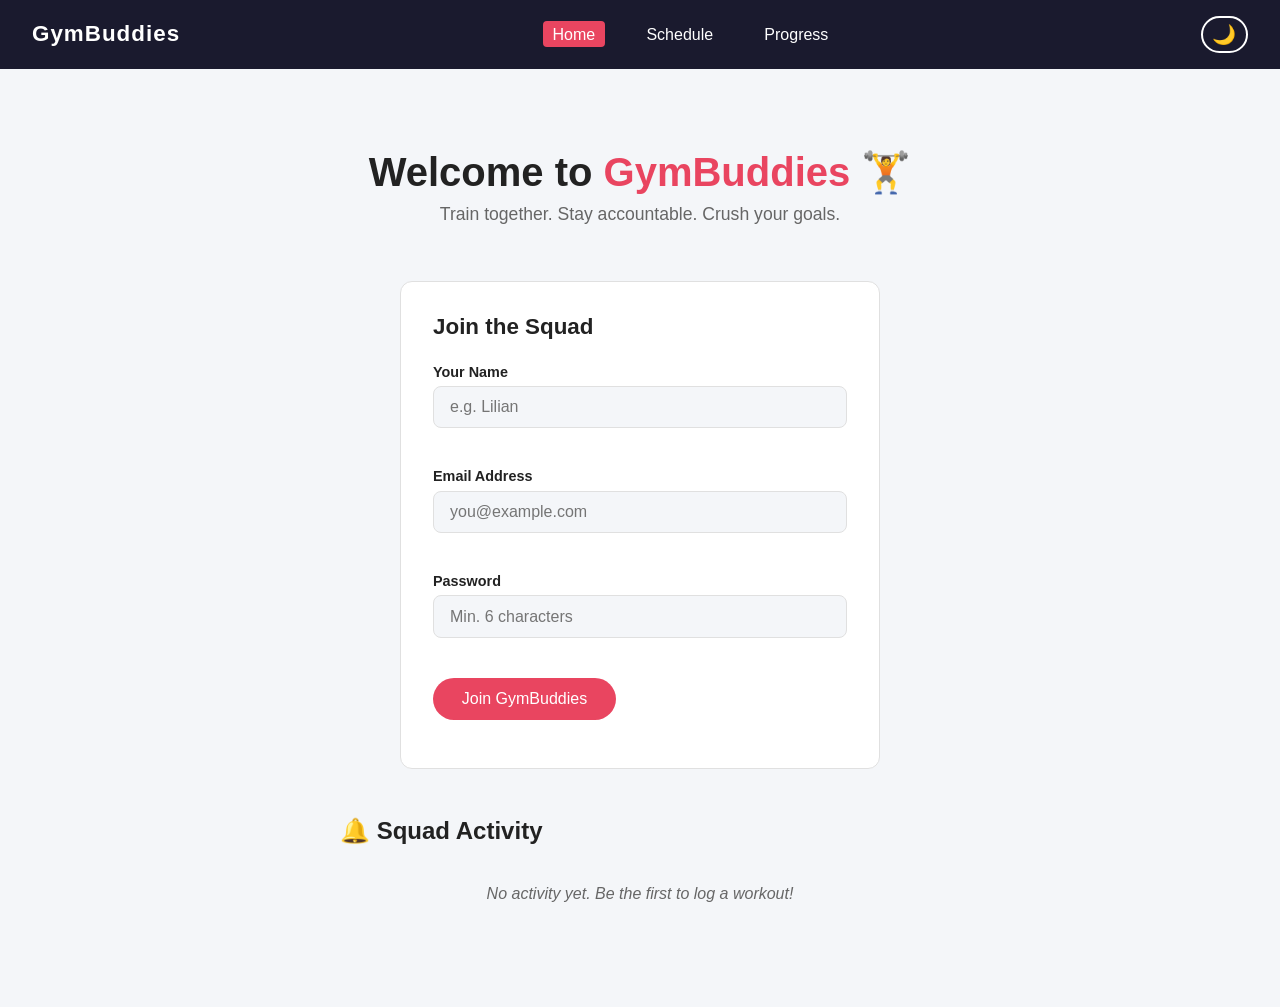
<file: index.html>
<!DOCTYPE html>
<html lang="en">
<head>
    <meta charset="UTF-8">
    <meta name="viewport" content="width=device-width, initial-scale=1.0">
    <title>GymBuddies</title>
    <link rel="stylesheet" href="css/style.css">
</head>
<body>

    <nav class="navbar">
        <div class="logo">
            <span class="logo-text">GymBuddies</span>
        </div>
        <ul class="nav-links">
            <li><a href="index.html" class="active">Home</a></li>
            <li><a href="schedule.html">Schedule</a></li>
            <li><a href="calendar.html">Progress</a></li>
        </ul>
        <button type="button" id="themeToggle" class="theme-btn">🌙</button>
        </nav>

    <main>

                <section class="hero">
                    <h1>Welcome to <span class="highlight">GymBuddies</span> 🏋️ </h1>
                    <p>Train together. Stay accountable. Crush your goals.</p>
                </section>

                <section class="signup-section">
                    <h2>Join the Squad</h2>
                    <form id="signupForm">
                        <div class="form-group">
                            <label for="name">Your Name</label>
                            <input type="text" id="name" placeholder="e.g. Lilian" autocomplete="name" >
                            <span class="error-msg" id="nameError"></span>
                        </div>

                        <div class="form-group">
                        <label for="email">Email Address</label>
                        <input type="email" id="email" placeholder="you@example.com" autocomplete="email" >
                        <span class="error-msg" id="emailError"></span>
                        </div>

                        <div class="form-group">
                        <label for="password">Password</label>
                        <input type="password" id="password" placeholder="Min. 6 characters" autocomplete="new-password" >
                        <span class="error-msg" id="passwordError"></span>
                        </div>

                        <button type="submit" class="btn-primary">Join GymBuddies</button>
                    </form>
                    <p id="successMsg" class="success-msg"></p>
                </section>

                <section class="squad-feed">
                    <h2>🔔 Squad Activity</h2>
                    <ul id="activityFeed">
                    </ul>
                    <p id="emptyFeed" class="empty-msg">No activity yet. Be the first to log a workout!</p>
                 </section>

            </main>

             <script src="js/app.js"></script>
</body>
</html>
</file>
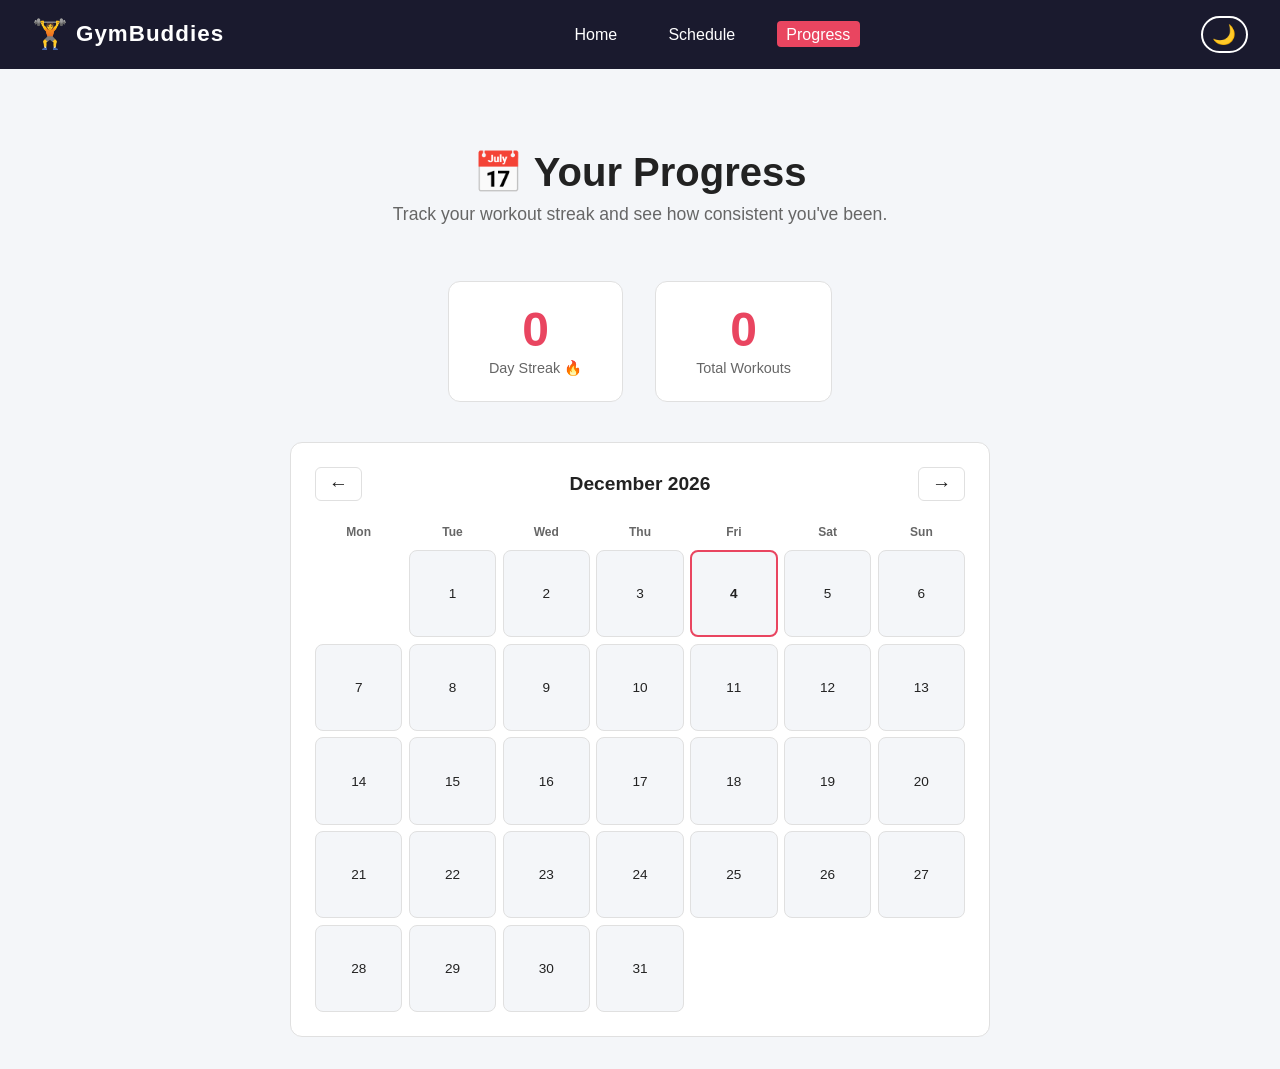
<file: calendar.html>
<!DOCTYPE html>
<html lang="en">
<head>
  <meta charset="UTF-8" >
  <meta name="viewport" content="width=device-width, initial-scale=1.0" >
  <title>GymBuddies – Progress</title>
  <link rel="stylesheet" href="css/style.css" >
</head>
<body>

  <nav class="navbar">
    <div class="logo">
      <span class="logo-icon">🏋️</span>
      <span class="logo-text">GymBuddies</span>
    </div>
    <ul class="nav-links">
      <li><a href="index.html">Home</a></li>
      <li><a href="schedule.html">Schedule</a></li>
      <li><a href="calendar.html" class="active">Progress</a></li>
    </ul>
    <button type="button" id="themeToggle" class="theme-btn">🌙</button>
  </nav>

  <main>

    <section class="hero">
      <h1>📅 Your Progress</h1>
      <p>Track your workout streak and see how consistent you've been.</p>
    </section>

    <section class="streak-section">
      <div class="streak-card">
        <span class="streak-number" id="streakCount">0</span>
        <span class="streak-label">Day Streak 🔥</span>
      </div>
      <div class="streak-card">
        <span class="streak-number" id="totalWorkouts">0</span>
        <span class="streak-label">Total Workouts</span>
      </div>
    </section>

    <section class="calendar-section">
      <div class="calendar-header">
        <button type="button" id="prevMonth">&#8592;</button>
        <h2 id="monthTitle">Loading....</h2>
        <button type="button" id="nextMonth">&#8594;</button>
      </div>
      <div class="calendar-grid" id="calendarGrid">
        <!-- JavaScript builds the calendar days here -->
      </div>
    </section>

  </main>

  <script src="js/calendar.js"></script>
</body>
</html>
</file>
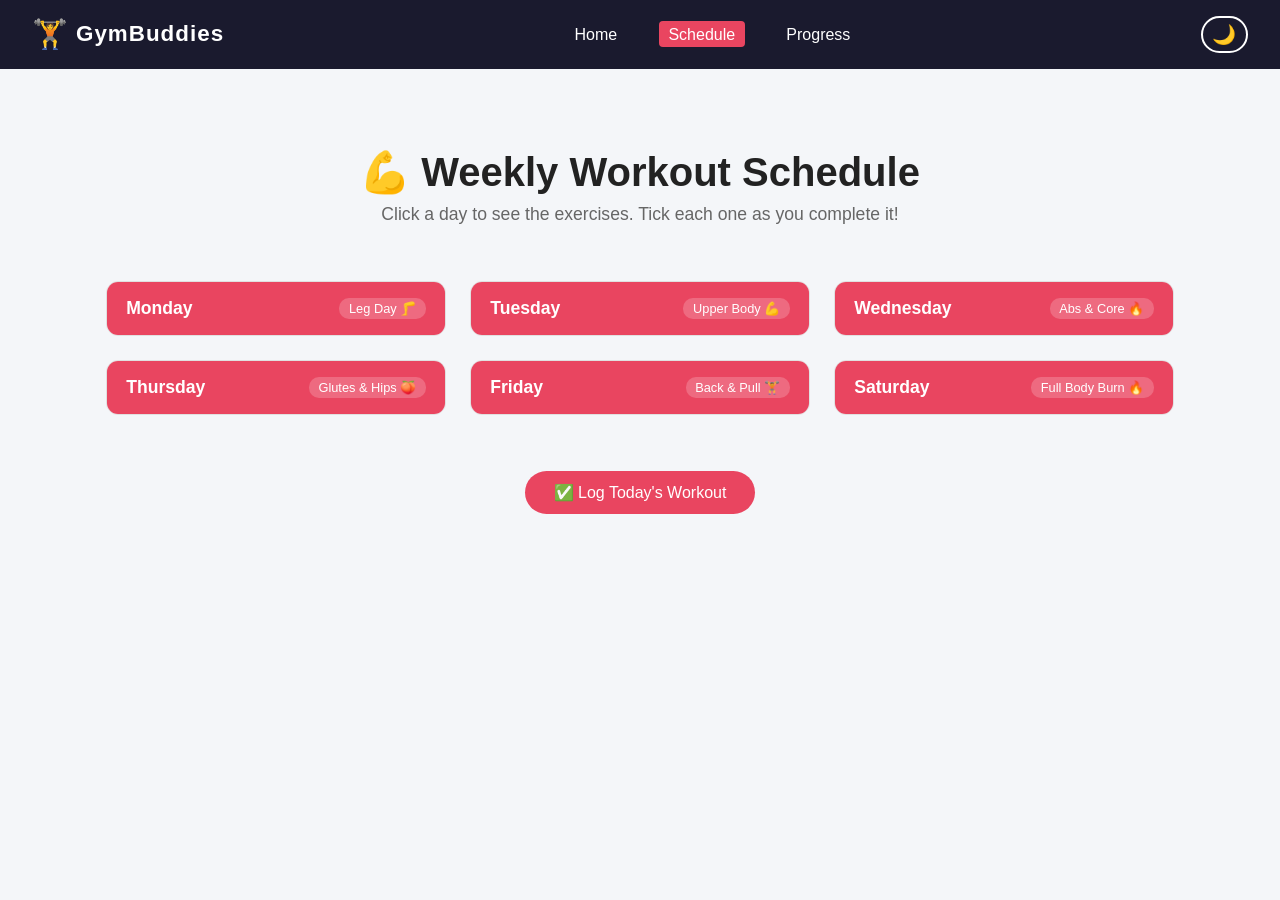
<file: schedule.html>
<!DOCTYPE html>
<html lang="en">
<head>
  <meta charset="UTF-8" >
  <meta name="viewport" content="width=device-width, initial-scale=1.0" >
  <title>GymBuddies – Schedule</title>
  <link rel="stylesheet" href="css/style.css" >
</head>
<body>

  <nav class="navbar">
    <div class="logo">
      <span class="logo-icon">🏋️</span>
      <span class="logo-text">GymBuddies</span>
    </div>
    <ul class="nav-links">
      <li><a href="index.html">Home</a></li>
      <li><a href="schedule.html" class="active">Schedule</a></li>
      <li><a href="calendar.html">Progress</a></li>
    </ul>
    <button type="button" id="themeToggle" class="theme-btn">🌙</button>
  </nav>

  <main>

    <section class="hero">
      <h1>💪 Weekly Workout Schedule</h1>
      <p>Click a day to see the exercises. Tick each one as you complete it!</p>
    </section>

    <section class="schedule-grid" id="scheduleGrid">
      <!-- JavaScript will build the day cards here -->
    </section>

    <div class="log-section">
      <button type="button" class="btn-primary" id="logWorkoutBtn">✅ Log Today's Workout</button>
      <p id="logMsg" class="success-msg"></p>
    </div>

  </main>

  <script src="js/data.js"></script>
  <script src="js/schedule.js"></script>

</body>
</html>
</file>
<file: css/style.css>
/* =====================
   1. CSS VARIABLES
   (Light mode colours)
   ===================== */

:root {
  --bg-colour: #f4f6f9;
  --card-bg: #ffffff;
  --text-colour: #222222;
  --text-light: #666666;
  --primary: #e94560;
  --primary-hover: #c73652;
  --nav-bg: #1a1a2e;
  --nav-text: #ffffff;
  --border: #e0e0e0;
  --success: #28a745;
  --error: #dc3545;
}

/* =====================
   2. DARK MODE OVERRIDES
   ===================== */

body.dark-mode {
  --bg-colour: #0f0f1a;
  --card-bg: #1a1a2e;
  --text-colour: #f0f0f0;
  --text-light: #aaaaaa;
  --border: #333355;
}

/* =====================
   3. RESET & BASE
   ===================== */


* {
  margin: 0;
  padding: 0;
  box-sizing: border-box;
}

body {
  font-family: 'Segoe UI', Tahoma, Geneva, Verdana, sans-serif;
  background-color: var(--bg-colour);
  color: var(--text-colour);
  transition: background-color 0.3s ease, color 0.3s ease;
}

main {
  max-width: 1100px;
  margin: 0 auto;
  padding: 2rem 1rem;
}

/* =====================
   4. NAVBAR
   ===================== */

.navbar {
  background-color: var(--nav-bg);
  padding: 1rem 2rem;
  display: flex;
  align-items: center;
  justify-content: space-between;
  position: sticky;
  top: 0;
  z-index: 100;
}

.logo {
  display: flex;
  align-items: center;
  gap: 0.5rem;
}

.logo-icon {
  font-size: 1.8rem;
}

.logo-text {
  color: var(--nav-text);
  font-size: 1.4rem;
  font-weight: bold;
  letter-spacing: 1px;
}

.nav-links {
  list-style: none;
  display: flex;
  gap: 2rem;
}

.nav-links a {
  color: var(--nav-text);
  text-decoration: none;
  font-size: 1rem;
  padding: 0.3rem 0.6rem;
  border-radius: 4px;
  transition: background-color 0.2s ease;
}

.nav-links a:hover,
.nav-links a.active {
  background-color: var(--primary);
}

.theme-btn {
  background: none;
  border: 2px solid var(--nav-text);
  color: var(--nav-text);
  font-size: 1.2rem;
  padding: 0.3rem 0.6rem;
  border-radius: 20px;
  cursor: pointer;
  transition: background-color 0.2s ease;
}

.theme-btn:hover {
  background-color: var(--primary);
  border-color: var(--primary);
}

/* =====================
   5. HERO SECTION
   ===================== */

.hero {
  text-align: center;
  padding: 3rem 1rem 2rem;
}

.hero h1 {
  font-size: 2.5rem;
  margin-bottom: 0.5rem;
}

.hero p {
  font-size: 1.1rem;
  color: var(--text-light);
  margin-bottom: 1.5rem;
}

.highlight {
  color: var(--primary);
}

/* =====================
   6. BUTTONS
   ===================== */

.btn-primary {
  background-color: var(--primary);
  color: #ffffff;
  border: none;
  padding: 0.75rem 1.8rem;
  font-size: 1rem;
  border-radius: 25px;
  cursor: pointer;
  transition: background-color 0.2s ease, transform 0.1s ease;
}

.btn-primary:hover {
  background-color: var(--primary-hover);
  transform: translateY(-2px);
}

/* =====================
   7. FORMS
   ===================== */

.signup-section {
  max-width: 480px;
  margin: 0 auto 3rem;
  background-color: var(--card-bg);
  padding: 2rem;
  border-radius: 12px;
  border: 1px solid var(--border);
}

.signup-section h2 {
  margin-bottom: 1.5rem;
  font-size: 1.4rem;
}

.form-group {
  margin-bottom: 1.2rem;
}

.form-group label {
  display: block;
  margin-bottom: 0.4rem;
  font-weight: 600;
  font-size: 0.9rem;
}

.form-group input {
  width: 100%;
  padding: 0.7rem 1rem;
  border: 1px solid var(--border);
  border-radius: 8px;
  font-size: 1rem;
  background-color: var(--bg-colour);
  color: var(--text-colour);
  transition: border-color 0.2s ease;
}

.form-group input:focus {
  outline: none;
  border-color: var(--primary);
}

.error-msg {
  display: block;
  color: var(--error);
  font-size: 0.85rem;
  margin-top: 0.3rem;
  min-height: 1rem;
}

.success-msg {
  color: var(--success);
  font-weight: 600;
  margin-top: 1rem;
  text-align: center;
}

/* =====================
   8. SCHEDULE GRID
   ===================== */

.schedule-grid {
  display: grid;
  grid-template-columns: repeat(auto-fit, minmax(280px, 1fr));
  gap: 1.5rem;
  margin-bottom: 2rem;
}

.day-card {
  background-color: var(--card-bg);
  border: 1px solid var(--border);
  border-radius: 12px;
  overflow: hidden;
  transition: transform 0.2s ease, box-shadow 0.2s ease;
}

.day-card:hover {
  transform: translateY(-4px);
  box-shadow: 0 8px 24px rgba(0, 0, 0, 0.12);
}

.day-card-header {
  background-color: var(--primary);
  color: #ffffff;
  padding: 1rem 1.2rem;
  display: flex;
  justify-content: space-between;
  align-items: center;
  cursor: pointer;
}

.day-card-header h3 {
  font-size: 1.1rem;
  margin: 0;
}

.day-tag {
  font-size: 0.8rem;
  background-color: rgba(255, 255, 255, 0.2);
  padding: 0.2rem 0.6rem;
  border-radius: 10px;
}

.exercise-list {
  list-style: none;
  padding: 1rem 1.2rem;
  display: none;
}

.exercise-list.open {
  display: block;
}

.exercise-item {
  display: flex;
  align-items: center;
  gap: 0.8rem;
  padding: 0.6rem 0;
  border-bottom: 1px solid var(--border);
  cursor: pointer;
  transition: color 0.2s ease;
}

.exercise-item:last-child {
  border-bottom: none;
}

.exercise-item.done {
  text-decoration: line-through;
  color: var(--text-light);
}

.exercise-item::before {
  content: "○";
  color: var(--primary);
  font-size: 1.2rem;
  flex-shrink: 0;
}

.exercise-item.done::before {
  content: "✓";
  color: var(--success);
}

.log-section {
  text-align: center;
  padding: 1.5rem 0 2rem;
}

/* =====================
   9. STREAK CARDS
   ===================== */

.streak-section {
  display: flex;
  justify-content: center;
  gap: 2rem;
  margin-bottom: 2.5rem;
  flex-wrap: wrap;
}

.streak-card {
  background-color: var(--card-bg);
  border: 1px solid var(--border);
  border-radius: 12px;
  padding: 1.5rem 2.5rem;
  text-align: center;
  min-width: 140px;
}

.streak-number {
  display: block;
  font-size: 3rem;
  font-weight: bold;
  color: var(--primary);
  line-height: 1;
}

.streak-label {
  display: block;
  font-size: 0.9rem;
  color: var(--text-light);
  margin-top: 0.4rem;
}

/* =====================
   10. CALENDAR
   ===================== */

.calendar-section {
  max-width: 700px;
  margin: 0 auto;
  background-color: var(--card-bg);
  border: 1px solid var(--border);
  border-radius: 12px;
  padding: 1.5rem;
}

.calendar-header {
  display: flex;
  justify-content: space-between;
  align-items: center;
  margin-bottom: 1.2rem;
}

.calendar-header button {
  background: none;
  border: 1px solid var(--border);
  color: var(--text-colour);
  font-size: 1.2rem;
  padding: 0.3rem 0.8rem;
  border-radius: 6px;
  cursor: pointer;
  transition: background-color 0.2s ease;
}

.calendar-header button:hover {
  background-color: var(--primary);
  color: #ffffff;
  border-color: var(--primary);
}

.calendar-header h2 {
  font-size: 1.2rem;
}

.calendar-grid {
  display: grid;
  grid-template-columns: repeat(7, 1fr);
  gap: 0.4rem;
}

.calendar-day {
  aspect-ratio: 1;
  display: flex;
  align-items: center;
  justify-content: center;
  border-radius: 8px;
  font-size: 0.85rem;
  background-color: var(--bg-colour);
  border: 1px solid var(--border);
  cursor: pointer;
  transition: background-color 0.2s ease;
}

.calendar-day:hover {
  background-color: var(--border);
}

.calendar-day.worked-out {
  background-color: var(--primary);
  color: #ffffff;
  border-color: var(--primary);
  font-weight: bold;
}

.calendar-day.today {
  border: 2px solid var(--primary);
  font-weight: bold;
}

.calendar-day.empty {
  background: none;
  border: none;
  cursor: default;
}

.calendar-day-label {
  font-size: 0.75rem;
  font-weight: bold;
  text-align: center;
  color: var(--text-light);
  padding: 0.3rem 0;
}

/* =====================
   11. SQUAD ACTIVITY FEED
   ===================== */

.squad-feed {
  max-width: 600px;
  margin: 0 auto 3rem;
}

.squad-feed h2 {
  margin-bottom: 1rem;
}

#activityFeed {
  list-style: none;
  display: flex;
  flex-direction: column;
  gap: 0.8rem;
}

#activityFeed li {
  background-color: var(--card-bg);
  border: 1px solid var(--border);
  border-left: 4px solid var(--primary);
  border-radius: 8px;
  padding: 0.8rem 1rem;
  font-size: 0.95rem;
  animation: slideIn 0.3s ease;
}

@keyframes slideIn {
  from {
    opacity: 0;
    transform: translateX(-20px);
  }
  to {
    opacity: 1;
    transform: translateX(0);
  }
}

.empty-msg {
  color: var(--text-light);
  font-style: italic;
  text-align: center;
  padding: 1.5rem 0;
}

/* =====================
   12. MEDIA QUERIES
       (Mobile Responsive)
   ===================== */

@media (max-width: 768px) {

  .navbar {
    flex-wrap: wrap;
    gap: 0.8rem;
    padding: 0.8rem 1rem;
  }

  .nav-links {
    gap: 1rem;
    flex-wrap: wrap;
  }

  .hero h1 {
    font-size: 1.8rem;
  }

  .schedule-grid {
    grid-template-columns: 1fr;
  }

  .streak-section {
    gap: 1rem;
  }

  .streak-card {
    padding: 1rem 1.5rem;
  }

  .calendar-section {
    padding: 1rem;
  }

  .calendar-day {
    font-size: 0.75rem;
  }
}
</file>
